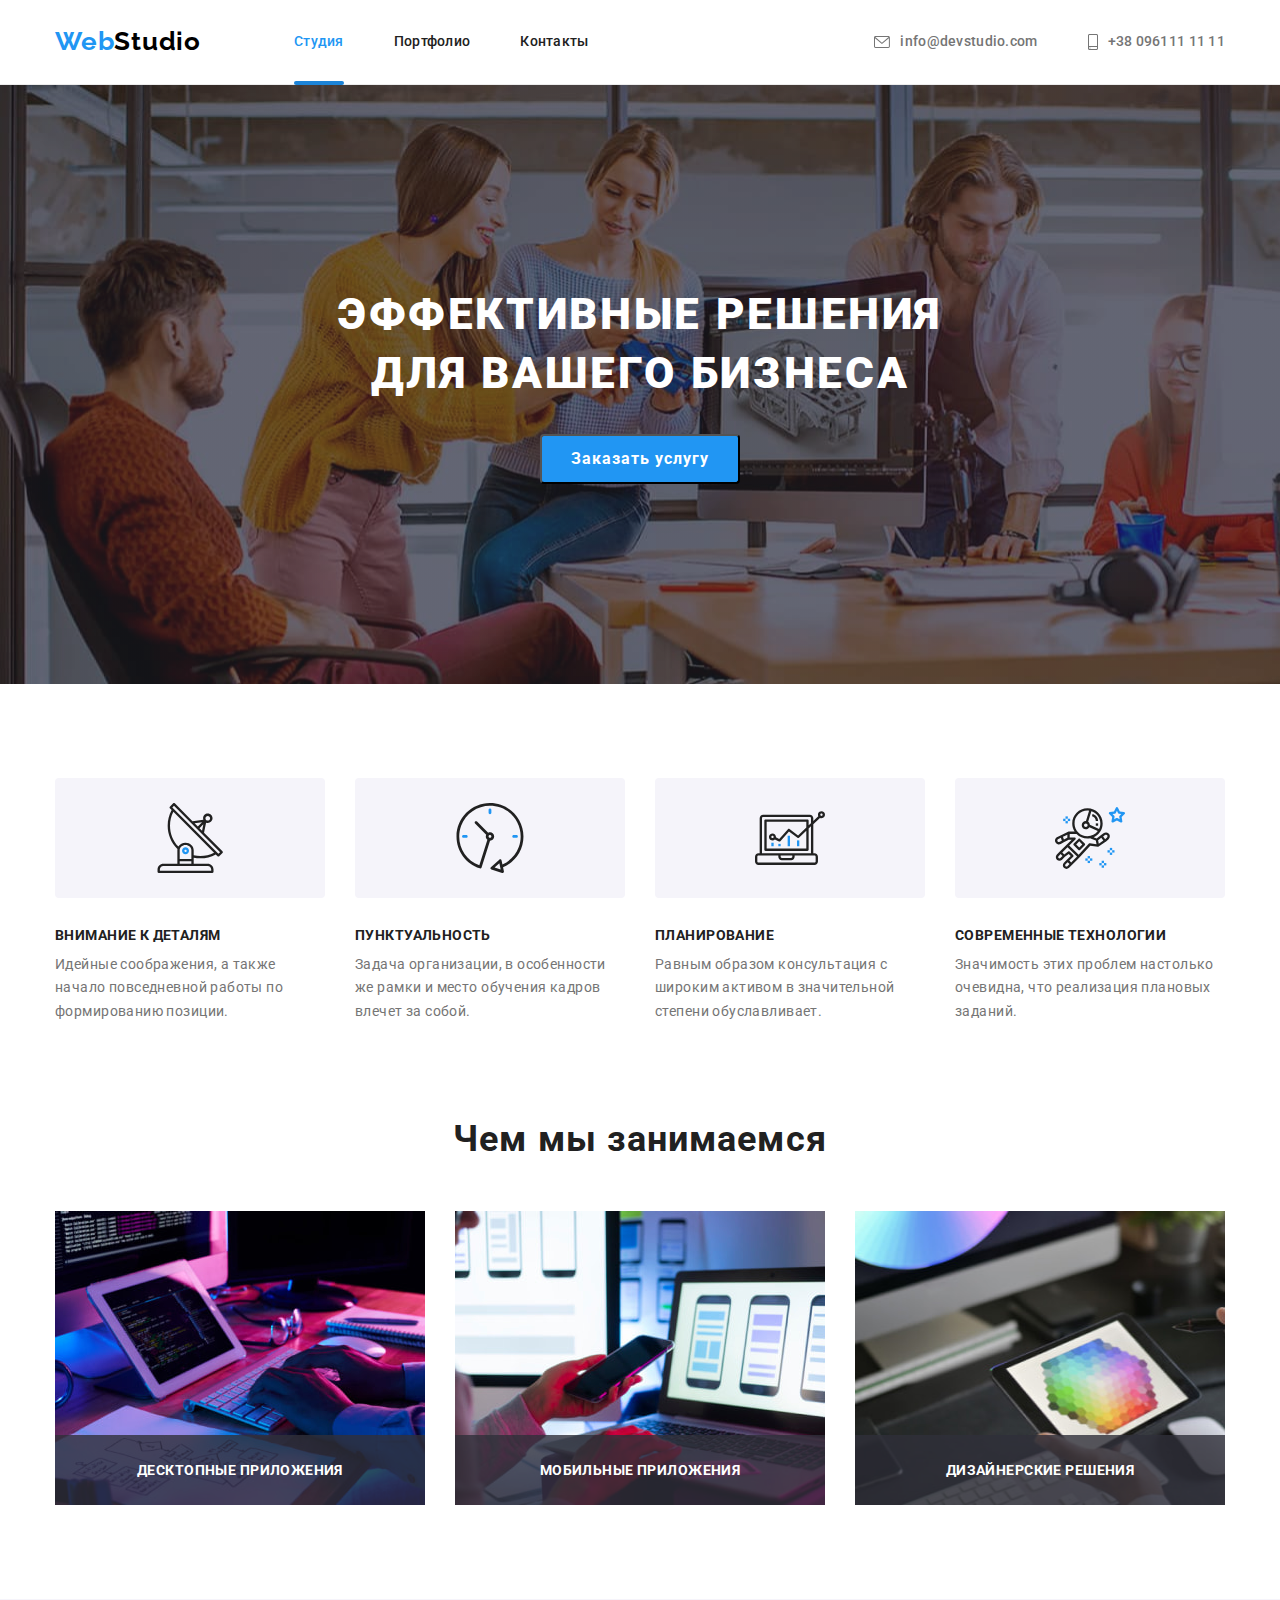
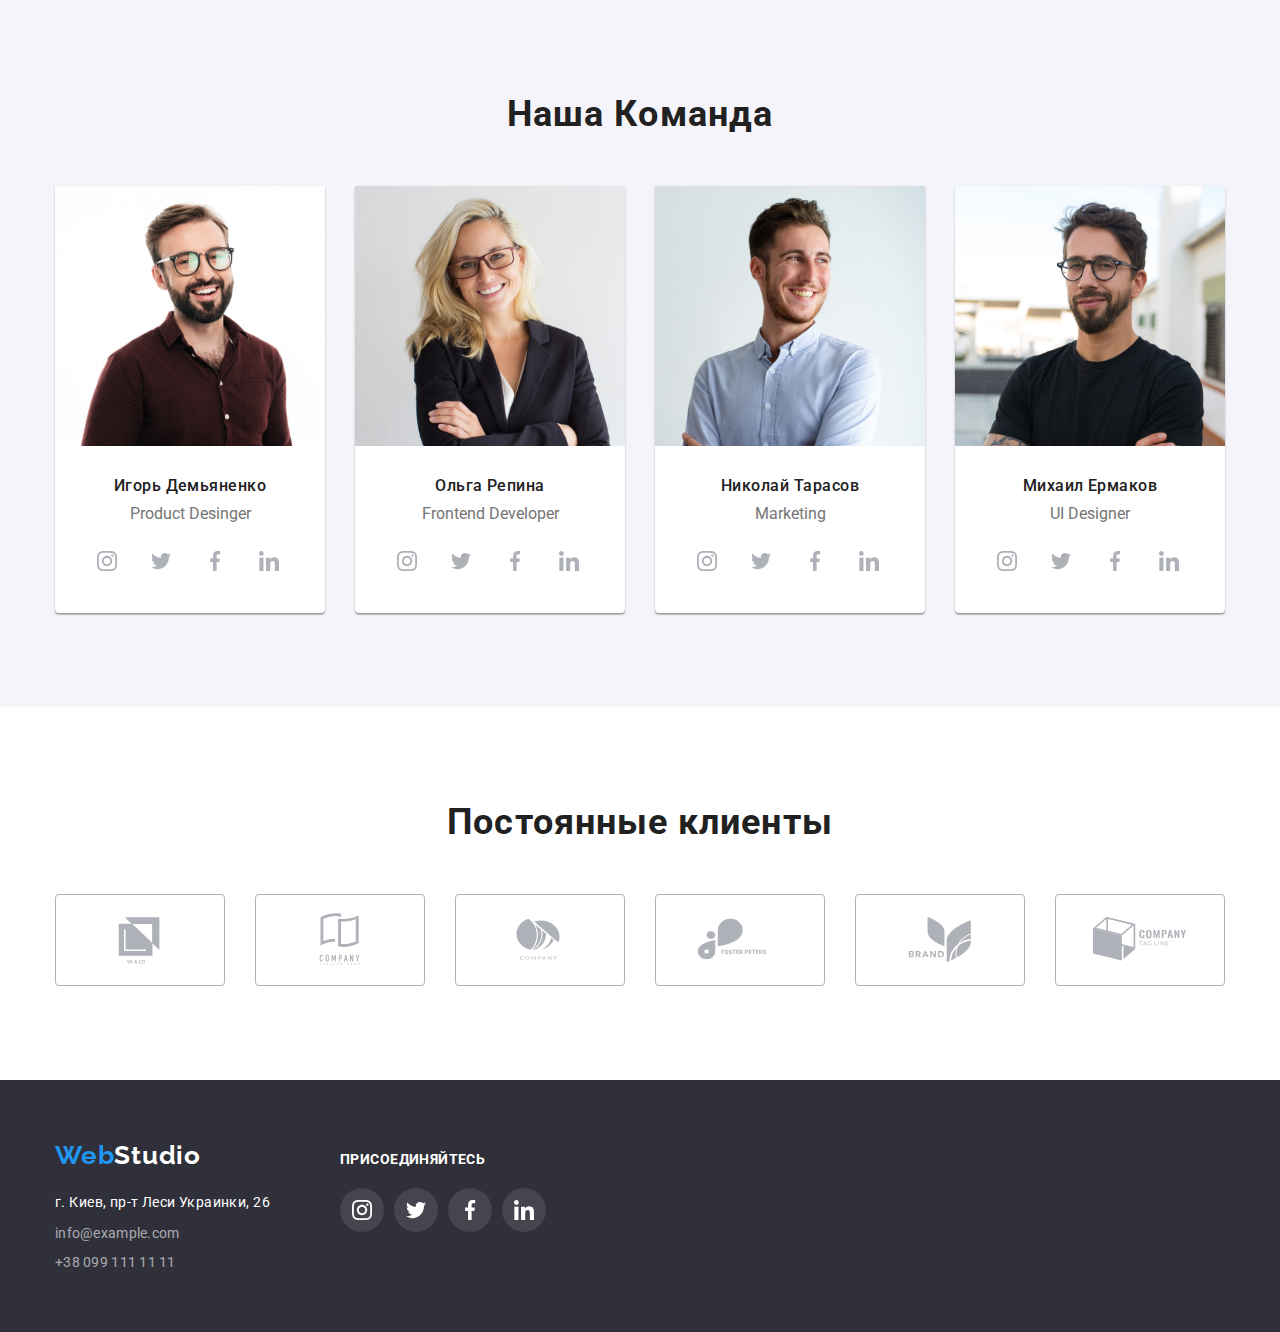
<file: index.html>
<!DOCTYPE html>
<html lang="en">
  <head>
    <meta charset="UTF-8" />
    <meta http-equiv="X-UA-Compatible" content="IE=edge" />
    <meta name="viewport" content="width=device-width, initial-scale=1.0" />
    <title>Студия</title>

    <!-- Стили шрифта -->
    <link
      rel="stylesheet"
      href="https://cdnjs.cloudflare.com/ajax/libs/modern-normalize/1.1.0/modern-normalize.min.css"
    />
    <link rel="preconnect" href="https://fonts.googleapis.com" />
    <link rel="preconnect" href="https://fonts.gstatic.com" crossorigin />
    <link
      href="https://fonts.googleapis.com/css2?family=Raleway:wght@700&family=Roboto:wght@400;500;700;900&display=swap"
      rel="stylesheet"
    />
    <link rel="stylesheet" href="./css/styles.css" />
    <!-- Стили шрифта -->
  </head>
  <body>
    <header class="header">
      <div class="header-box container">
        <a class="website" href="./index.html"
          >Web<span class="web1">Studio</span></a
        >
        <nav class="site-nav">
          <ul class="header-list">
            <li class="header-item">
              <a class="link current" href="./index.html">Студия</a>
            </li>
            <li class="header-item">
              <a class="link" href="./portfolio.html">Портфолио</a>
            </li>
            <li class="header-item">
              <a class="link" href="Контакты">Контакты</a>
            </li>
          </ul>
        </nav>
        <ul class="header-wrapper">
          <li class="header-row">
            <a class="contact-info" href="mailto:info@devstudio.com">
              <svg class="contact-icon" width="16px" height="12px">
                <use href="./images/icons.svg#icon-envelope"></use></svg
              >info@devstudio.com</a
            >
          </li>
          <li class="corection">
            <a class="contact-info" href="tel:+380961111111">
              <svg class="contact-icon" width="10px" height="16px">
                <use href="./images/icons.svg#icon-smartphone"></use>
              </svg>
              +38 096111 11 11</a
            >
          </li>
        </ul>
      </div>
    </header>
    <main>
      <section class="title main-image">
        <h1 class="caption">Эффективные решения для вашего бизнеса</h1>
        <button type="button" class="btn" data-modal-open>
          Заказать услугу
        </button>
      </section>

      <section class="main">
        <div class="container">
          <ul class="main-text">
            <li class="main-content">
              <div class="main-background">
                <svg class="main-pictures">
                  <use href="./images/icons.svg#icon-group"></use>
                </svg>
              </div>
              <h3 class="item">Внимание к деталям</h3>
              <p class="all-txt">
                Идейные соображения, а также начало повседневной работы по
                формированию позиции.
              </p>
            </li>
            <li class="main-content">
              <a class="main-background">
                <svg class="main-pictures">
                  <use href="./images/icons.svg#icon-clock"></use>
                </svg>
              </a>
              <h3 class="item">Пунктуальность</h3>
              <p class="all-txt">
                Задача организации, в особенности же рамки и место обучения
                кадров влечет за собой.
              </p>
            </li>
            <li class="main-content">
              <a class="main-background">
                <svg class="main-pictures">
                  <use href="./images/icons.svg#icon-diagram-1"></use>
                </svg>
              </a>
              <h3 class="item">Планирование</h3>
              <p class="all-txt">
                Равным образом консультация с широким активом в значительной
                степени обуславливает.
              </p>
            </li>
            <li class="main-content">
              <a class="main-background">
                <svg class="main-pictures">
                  <use href="./images/icons.svg#icon-astronaut-1"></use>
                </svg>
              </a>
              <h3 class="item">Современные технологии</h3>
              <p class="all-txt">
                Значимость этих проблем настолько очевидна, что реализация
                плановых заданий.
              </p>
            </li>
          </ul>
        </div>
      </section>
      <section class="section1">
        <div class="container">
          <h2 class="desc">Чем мы занимаемся</h2>
          <ul class="icon">
            <li class="page-skill">
              <div class="context-box">
                <img
                  class="images"
                  src="./images/box1.jpg "
                  width="370"
                  height="294"
                  alt="Пример1"
                />
                <div class="context-txt">
                  <h2 class="join">Десктопные приложения</h2>
                </div>
              </div>
            </li>
            <li class="page-skill">
              <div class="context-box">
                <img
                  src="./images/box2.jpg"
                  width="370"
                  height="294"
                  alt="пример2"
                />
                <div class="context-txt">
                  <h2 class="join">Мобильные приложения</h2>
                </div>
              </div>
            </li>
            <li class="page-skill">
              <div class="context-box">
                <img
                  src="./images/box3.jpg"
                  width="370"
                  height="294"
                  alt="пример3"
                />
                <div class="context-txt">
                  <h2 class="join">Дизайнерские решения</h2>
                </div>
              </div>
            </li>
          </ul>
        </div>
      </section>
      <section class="section soft-info">
        <div class="container">
          <h2 class="desc">Наша Команда</h2>
          <ul class="ul-fon">
            <li class="soft-skill">
              <img
                src="./images/img1.jpg"
                width="270"
                height="260"
                alt="Портфолио1"
              />
              <div class="foto-description">
                <h3 class="name">Игорь Демьяненко</h3>
                <p class="jobs">Product Desinger</p>
                <ul class="link-soc">
                  <li class="link-size">
                    <a href="" class="link-icons">
                      <svg class="link-social">
                        <use href="./images/icons.svg#icon-instagram"></use>
                      </svg>
                    </a>
                  </li>
                  <li class="link-size">
                    <a href="" class="link-icons">
                      <svg class="link-social">
                        <use href="./images/icons.svg#icon-twitter"></use>
                      </svg>
                    </a>
                  </li>
                  <li class="link-size">
                    <a href="" class="link-icons">
                      <svg class="link-social">
                        <use href="./images/icons.svg#icon-facebook"></use>
                      </svg>
                    </a>
                  </li>
                  <li class="link-size">
                    <a href="" class="link-icons">
                      <svg class="link-social">
                        <use href="./images/icons.svg#icon-linkedin"></use>
                      </svg>
                    </a>
                  </li>
                </ul>
              </div>
            </li>
            <li class="soft-skill">
              <img
                src="./images/img.jpg"
                width="270"
                height="260"
                alt="портфолио2"
              />
              <div class="foto-description">
                <h3 class="name">Ольга Репина</h3>
                <p class="jobs">Frontend Developer</p>
                <ul class="link-soc">
                  <li class="link-size">
                    <a href="" class="link-icons">
                      <svg class="link-social">
                        <use href="./images/icons.svg#icon-instagram"></use>
                      </svg>
                    </a>
                  </li>
                  <li class="link-size">
                    <a href="" class="link-icons">
                      <svg class="link-social">
                        <use href="./images/icons.svg#icon-twitter"></use>
                      </svg>
                    </a>
                  </li>
                  <li class="link-size">
                    <a href="" class="link-icons">
                      <svg class="link-social">
                        <use href="./images/icons.svg#icon-facebook"></use>
                      </svg>
                    </a>
                  </li>
                  <li class="link-size">
                    <a href="" class="link-icons">
                      <svg class="link-social">
                        <use href="./images/icons.svg#icon-linkedin"></use>
                      </svg>
                    </a>
                  </li>
                </ul>
              </div>
            </li>
            <li class="soft-skill">
              <img
                src="./images/img2.jpg"
                width="270"
                height="260"
                alt="Портфолио3"
              />
              <div class="foto-description">
                <h3 class="name">Николай Тарасов</h3>
                <p class="jobs">Marketing</p>
                <ul class="link-soc">
                  <li class="link-size">
                    <a href="" class="link-icons">
                      <svg class="link-social">
                        <use href="./images/icons.svg#icon-instagram"></use>
                      </svg>
                    </a>
                  </li>
                  <li class="link-size">
                    <a href="" class="link-icons">
                      <svg class="link-social">
                        <use href="./images/icons.svg#icon-twitter"></use>
                      </svg>
                    </a>
                  </li>
                  <li class="link-size">
                    <a href="" class="link-icons">
                      <svg class="link-social">
                        <use href="./images/icons.svg#icon-facebook"></use>
                      </svg>
                    </a>
                  </li>
                  <li class="link-size">
                    <a href="" class="link-icons">
                      <svg class="link-social">
                        <use href="./images/icons.svg#icon-linkedin"></use>
                      </svg>
                    </a>
                  </li>
                </ul>
              </div>
            </li>
            <li class="soft-skill">
              <img
                src="./images/img3.jpg"
                width="270"
                height="260"
                alt="портфолио4"
              />
              <div class="foto-description">
                <h3 class="name">Михаил Ермакoв</h3>
                <p class="jobs">UI Designer</p>
                <ul class="link-soc">
                  <li class="link-size">
                    <a href="" class="link-icons">
                      <svg class="link-social">
                        <use href="./images/icons.svg#icon-instagram"></use>
                      </svg>
                    </a>
                  </li>
                  <li class="link-size">
                    <a href="" class="link-icons">
                      <svg class="link-social">
                        <use href="./images/icons.svg#icon-twitter"></use>
                      </svg>
                    </a>
                  </li>
                  <li class="link-size">
                    <a href="" class="link-icons">
                      <svg class="link-social">
                        <use href="./images/icons.svg#icon-facebook"></use>
                      </svg>
                    </a>
                  </li>
                  <li class="link-size">
                    <a href="" class="link-icons">
                      <svg class="link-social">
                        <use href="./images/icons.svg#icon-linkedin"></use>
                      </svg>
                    </a>
                  </li>
                </ul>
              </div>
            </li>
          </ul>
        </div>
      </section>
      <section class="cliens">
        <div class="container">
          <h2 class="desc">Постоянные клиенты</h2>
          <ul class="company">
            <li class="company-size">
              <a class="company-format">
                <svg class="compamy-setting">
                  <use href="./images/icons.svg#icon-company1"></use></svg
              ></a>
            </li>
            <li class="company-size">
              <a class="company-format"
                ><svg class="compamy-setting">
                  <use href="./images/icons.svg#icon-company2"></use>
                </svg>
              </a>
            </li>
            <li class="company-size">
              <a class="company-format"
                ><svg class="compamy-setting">
                  <use href="./images/icons.svg#icon-company3"></use></svg
              ></a>
            </li>
            <li class="company-size">
              <a class="company-format"
                ><svg class="compamy-setting">
                  <use href="./images/icons.svg#icon-company4"></use></svg
              ></a>
            </li>
            <li class="company-size">
              <a class="company-format"
                ><svg class="compamy-setting">
                  <use href="./images/icons.svg#icon-company5"></use></svg
              ></a>
            </li>
            <li class="company-size">
              <a class="company-format">
                <svg class="compamy-setting">
                  <use href="./images/icons.svg#icon-company6"></use></svg
              ></a>
            </li>
          </ul>
        </div>
      </section>
    </main>
    <footer class="background">
      <div class="footer-container">
        <div class="footer">
          <a class="website" href="./index.html"
            >Web<span class="web">Studio</span></a
          >

          <address class="adress">
            <p class="location">г. Киев, пр-т Леси Украинки, 26</p>
            <ul class="adress-item">
              <li class="adress-txt">
                <a class="contact-down-info" href="mailto:info@example.com">
                  info@example.com</a
                >
              </li>
              <li class="adress-txt">
                <a class="contact-down-info" href="tel:+380991111111">
                  +38 099 111 11 11</a
                >
              </li>
            </ul>
          </address>
        </div>
        <div class="footer-join">
          <h2 class="join">Присоединяйтесь</h2>
          <ul class="footer-links">
            <li class="footer-box">
              <a href="" class="footer-join-link">
                <svg class="link-join-logo">
                  <use href="./images/icons.svg#icon-instagram"></use></svg
              ></a>
            </li>
            <li class="footer-box">
              <a href="" class="footer-join-link">
                <svg class="link-join-logo">
                  <use href="./images/icons.svg#icon-twitter"></use></svg
              ></a>
            </li>
            <li class="footer-box">
              <a href="" class="footer-join-link">
                <svg class="link-join-logo">
                  <use href="./images/icons.svg#icon-facebook"></use></svg
              ></a>
            </li>
            <li class="footer-box">
              <a href="" class="footer-join-link">
                <svg class="link-join-logo">
                  <use href="./images/icons.svg#icon-linkedin"></use></svg
              ></a>
            </li>
          </ul>
        </div>
      </div>
    </footer>

    <div class="backdrop is-hidden" data-modal>
      <div class="modal">
        <button data-modal-close type="button" class="exit-btn"></button>
      </div>
    </div>
    <script src="modal.js"></script>
  </body>
  <!--  -->
</html>
</file>
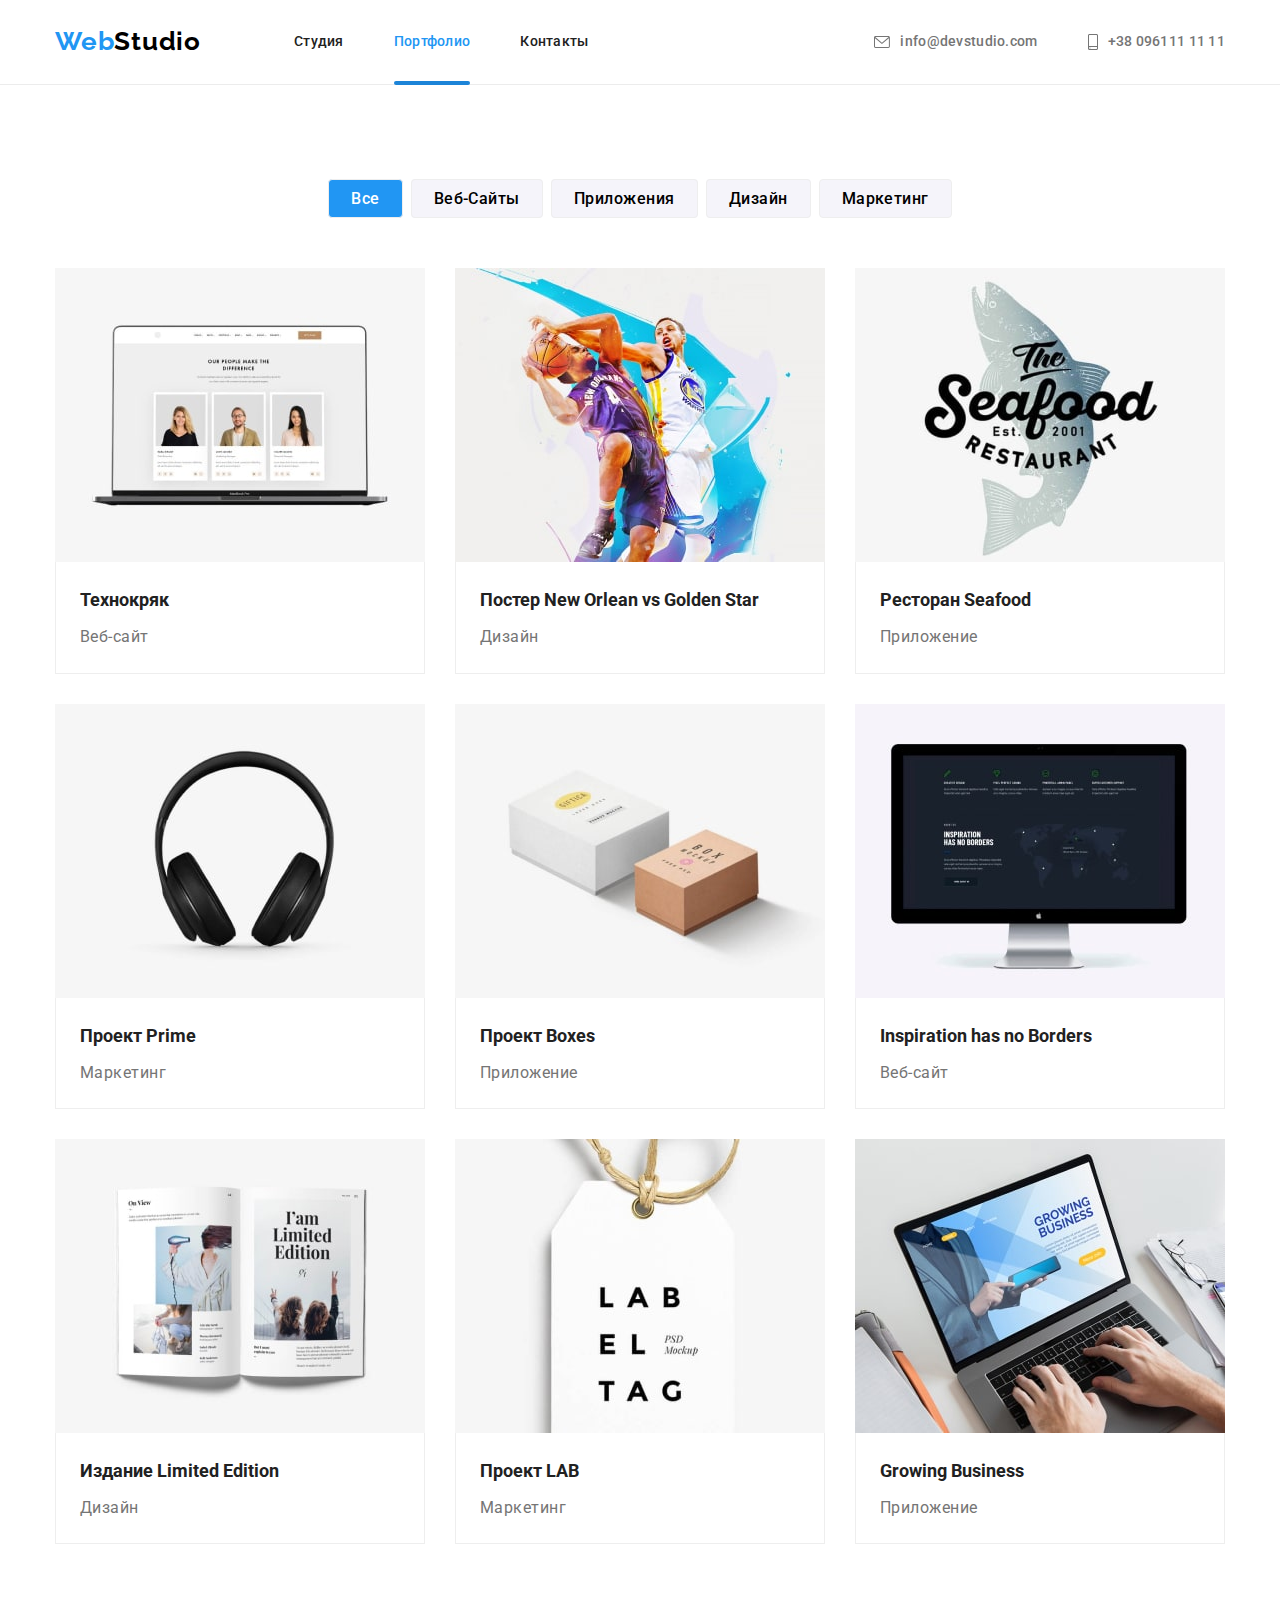
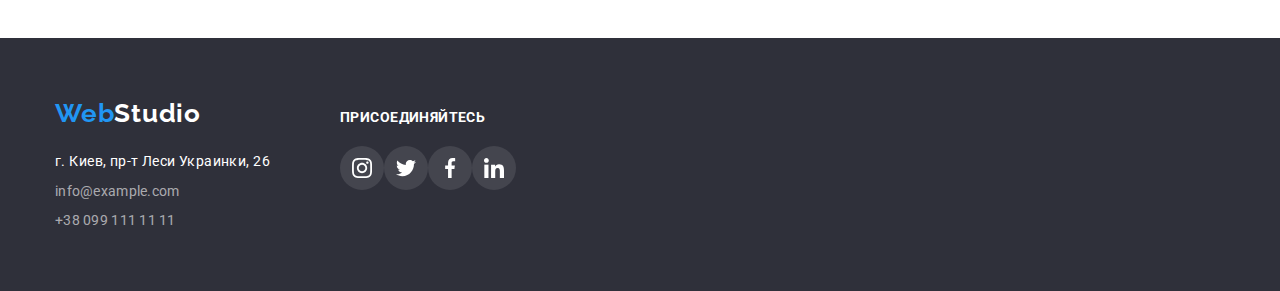
<file: portfolio.html>
<!DOCTYPE html>
<html lang="en">
  <head>
    <meta charset="UTF-8" />
    <meta http-equiv="X-UA-Compatible" content="IE=edge" />
    <meta name="viewport" content="width=device-width, initial-scale=1.0" />
    <title>Портфолио</title>

    <!-- Стиль Шрифта -->
    <link
      rel="stylesheet"
      href="https://cdnjs.cloudflare.com/ajax/libs/modern-normalize/1.1.0/modern-normalize.min.css"
    />
    <link rel="preconnect" href="https://fonts.googleapis.com" />
    <link rel="preconnect" href="https://fonts.gstatic.com" crossorigin />
    <link
      href="https://fonts.googleapis.com/css2?family=Raleway:wght@700&family=Roboto:wght@400;500;700;900&display=swap"
      rel="stylesheet"
    />
    <link rel="stylesheet" href="./css/styles.css" />
    <!-- Стиль шрифта -->
  </head>
  <body>
    <header class="header">
      <div class="header-box container">
        <a class="website" href="./index.html"
          >Web<span class="web1">Studio</span></a
        >
        <nav class="site-nav">
          <ul class="header-list">
            <li class="header-item">
              <a class="link" href="./index.html">Студия</a>
            </li>
            <li class="header-item">
              <a class="link current" href="./portfolio.html">Портфолио</a>
            </li>
            <li class="header-item">
              <a class="link" href="Контакты">Контакты</a>
            </li>
          </ul>
        </nav>
        <ul class="header-wrapper">
          <li class="header-row">
            <a class="contact-info" href="mailto:info@devstudio.com">
              <svg class="contact-icon" width="16px" height="12px">
                <use href="./images/icons.svg#icon-envelope"></use></svg
              >info@devstudio.com</a
            >
          </li>
          <li class="corection">
            <a class="contact-info" href="tel:+380961111111">
              <svg class="contact-icon" width="10px" height="16px">
                <use href="./images/icons.svg#icon-smartphone"></use>
              </svg>
              +38 096111 11 11</a
            >
          </li>
        </ul>
      </div>
    </header>
    <main class="main-foto">
      <section class="main-container">
        <div class="container">
          <ul class="portfolio-button">
            <li class="prtf-marg">
              <button type="button" class="services-txt current">Все</button>
            </li>

            <li class="prtf-marg">
              <button type="button" class="services-txt">Веб-Сайты</button>
            </li>
            <li class="prtf-marg">
              <button type="button" class="services-txt">Приложения</button>
            </li>
            <li class="prtf-marg">
              <button type="button" class="services-txt">Дизайн</button>
            </li>
            <li>
              <button type="button" class="services-txt">Маркетинг</button>
            </li>
          </ul>

          <ul class="txt-info">
            <li class="porfolion-item">
              <a class="portfolion-cart" href="">
                <div class="owerlay-thumb">
                  <img
                    class="portfolio-foto"
                    src="./imagesporfolio/img.jpg"
                    width="370"
                    height="294"
                    alt="технокряк"
                  />
                  <p class="owerlay-txt">
                    Ресурс предлагает комплексные предложения с разным уровнем
                    функционала и сервисов. Все это позволит посетителю получить
                    исчерпывающие сведения о компании или частном лице.
                  </p>
                </div>

                <div class="item-description">
                  <h2 class="info info-txt">Технокряк</h2>
                  <p class="txt-sentence info-txt">Веб-сайт</p>
                </div></a
              >
            </li>

            <li class="porfolion-item">
              <a class="portfolion-cart" href=""
                ><div class="owerlay-thumb">
                  <img
                    class="portfolio-foto"
                    src="./imagesporfolio/basket.jpg"
                    width="370"
                    height="294"
                    alt="Постер"
                  />
                  <p class="owerlay-txt">
                    Ресурс предлагает комплексные предложения с разным уровнем
                    функционала и сервисов. Все это позволит посетителю получить
                    исчерпывающие сведения о компании или частном лице.
                  </p>
                </div>
                <div class="item-description">
                  <h2 class="info info-txt">
                    Постер New Orlean vs Golden Star
                  </h2>
                  <p class="txt-sentence info-txt">Дизайн</p>
                </div></a
              >
            </li>

            <li class="porfolion-item">
              <a class="portfolion-cart" href=""
                ><div class="owerlay-thumb">
                  <img
                    class="portfolio-foto"
                    src="./imagesporfolio/seafood.jpg"
                    width="370"
                    height="294"
                    alt="Ресторан Seafood"
                  />
                  <p class="owerlay-txt">
                    Ресурс предлагает комплексные предложения с разным уровнем
                    функционала и сервисов. Все это позволит посетителю получить
                    исчерпывающие сведения о компании или частном лице.
                  </p>
                </div>
                <div class="item-description">
                  <h2 class="info info-txt">Ресторан Seafood</h2>
                  <p class="txt-sentence info-txt">Приложение</p>
                </div></a
              >
            </li>

            <li class="porfolion-item">
              <a class="portfolion-cart" href="">
                <div class="owerlay-thumb">
                  <img
                    class="portfolio-foto"
                    src="./imagesporfolio/headphones.jpg"
                    alt="Проект Prime"
                    width="370"
                    height="294"
                  />
                  <p class="owerlay-txt">
                    Ресурс предлагает комплексные предложения с разным уровнем
                    функционала и сервисов. Все это позволит посетителю получить
                    исчерпывающие сведения о компании или частном лице.
                  </p>
                </div>
                <div class="item-description">
                  <h2 class="info info-txt">Проект Prime</h2>
                  <p class="txt-sentence info-txt">Маркетинг</p>
                </div></a
              >
            </li>

            <li class="porfolion-item">
              <a class="portfolion-cart" href="">
                <div class="owerlay-thumb">
                  <img
                    class="portfolio-foto"
                    src="./imagesporfolio/img4.jpg"
                    width="370"
                    height="294"
                    alt="Проект Boxes"
                  />
                  <p class="owerlay-txt">
                    Ресурс предлагает комплексные предложения с разным уровнем
                    функционала и сервисов. Все это позволит посетителю получить
                    исчерпывающие сведения о компании или частном лице.
                  </p>
                </div>
                <div class="item-description">
                  <h2 class="info info-txt">Проект Boxes</h2>
                  <p class="txt-sentence info-txt">Приложение</p>
                </div></a
              >
            </li>

            <li class="porfolion-item">
              <a class="portfolion-cart" href="">
                <div class="owerlay-thumb">
                  <img
                    class="portfolio-foto"
                    src="./imagesporfolio/pk.jpg"
                    width="370"
                    height="294"
                    alt="Inspiration has no Borders"
                  />
                  <p class="owerlay-txt">
                    Ресурс предлагает комплексные предложения с разным уровнем
                    функционала и сервисов. Все это позволит посетителю получить
                    исчерпывающие сведения о компании или частном лице.
                  </p>
                </div>
                <div class="item-description">
                  <h2 class="info info-txt">Inspiration has no Borders</h2>
                  <p class="txt-sentence info-txt">Веб-сайт</p>
                </div></a
              >
            </li>

            <li class="porfolion-item">
              <a class="portfolion-cart" href=""
                ><div class="owerlay-thumb">
                  <img
                    class="portfolio-foto"
                    src="./imagesporfolio/img6.jpg"
                    width="370"
                    height="294"
                    alt="Издание Limited Edition"
                  />
                  <p class="owerlay-txt">
                    Ресурс предлагает комплексные предложения с разным уровнем
                    функционала и сервисов. Все это позволит посетителю получить
                    исчерпывающие сведения о компании или частном лице.
                  </p>
                </div>
                <div class="item-description">
                  <h2 class="info info-txt">Издание Limited Edition</h2>
                  <p class="txt-sentence info-txt">Дизайн</p>
                </div></a
              >
            </li>

            <li class="porfolion-item">
              <a class="portfolion-cart" href="">
                <div class="owerlay-thumb">
                  <img
                    class="portfolio-foto"
                    src="./imagesporfolio/img7.jpg"
                    width="370"
                    height="294"
                    alt="Проект LAB"
                  />
                  <p class="owerlay-txt">
                    Ресурс предлагает комплексные предложения с разным уровнем
                    функционала и сервисов. Все это позволит посетителю получить
                    исчерпывающие сведения о компании или частном лице.
                  </p>
                </div>
                <div class="item-description">
                  <h2 class="info info-txt">Проект LAB</h2>
                  <p class="txt-sentence info-txt">Маркетинг</p>
                </div></a
              >
            </li>

            <li class="porfolion-item">
              <a class="portfolion-cart" href="">
                <div class="owerlay-thumb">
                  <img
                    class="portfolio-foto"
                    src="./imagesporfolio/pk2.jpg"
                    width="370"
                    height="294"
                    alt="Growing Business"
                  />
                  <p class="owerlay-txt">
                    Ресурс предлагает комплексные предложения с разным уровнем
                    функционала и сервисов. Все это позволит посетителю получить
                    исчерпывающие сведения о компании или частном лице.
                  </p>
                </div>
                <div class="item-description">
                  <h2 class="info info-txt">Growing Business</h2>
                  <p class="txt-sentence info-txt">Приложение</p>
                </div></a
              >
            </li>
          </ul>
        </div>
      </section>
    </main>
    <footer class="background">
      <div class="footer-container">
        <div class="footer">
          <a href="" class="website" href="./index.html"
            >Web<span class="web">Studio</span></a
          >

          <address class="adress">
            <p class="location">г. Киев, пр-т Леси Украинки, 26</p>
            <ul class="adress-item">
              <li class="adress-txt">
                <a
                  href=""
                  class="contact-down-info"
                  href="mailto:info@example.com"
                >
                  info@example.com</a
                >
              </li>
              <li class="adress-txt">
                <a href="" class="contact-down-info" href="tel:+380991111111">
                  +38 099 111 11 11</a
                >
              </li>
            </ul>
          </address>
        </div>
        <div class="footer-join">
          <h2 class="join">Присоединяйтесь</h2>
          <ul class="footer-links">
            <li>
              <a href="" class="footer-join-link">
                <svg class="link-join-logo">
                  <use href="./images/icons.svg#icon-instagram"></use></svg
              ></a>
            </li>
            <li>
              <a href="" class="footer-join-link">
                <svg class="link-join-logo">
                  <use href="./images/icons.svg#icon-twitter"></use></svg
              ></a>
            </li>
            <li>
              <a href="" class="footer-join-link">
                <svg class="link-join-logo">
                  <use href="./images/icons.svg#icon-facebook"></use></svg
              ></a>
            </li>
            <li>
              <a href="" class="footer-join-link">
                <svg class="link-join-logo">
                  <use href="./images/icons.svg#icon-linkedin"></use></svg
              ></a>
            </li>
          </ul>
        </div>
      </div>
    </footer>
  </body>
  <!--  -->
</html>
</file>
<file: css/styles.css>
/* font-family: 'Raleway', sans-serif;
font-family: 'Roboto', sans-serif;
/* #212121 
   #757575   */
:root {
  --font-style: 'Roboto', sans-serif;
  --second-style: 'Raleway', sans-serif;
  --second-font-weight: 700;
  --font-weight: 400;
  --main-color: #757575;
  --second-color: #212121;
  --color-blue: #2196f3;
  --color-white: #ffffff;
  --transition-timing-func: cubic-bezier(0.4, 0, 0.2, 1);
  --shadow-item: 0px 1px 1px rgba(0, 0, 0, 0.12),
    0px 4px 4px rgba(0, 0, 0, 0.06), 1px 4px 6px rgba(0, 0, 0, 0.16);
}
body {
  font-family: var(--font-style);
  font-weight: var(--font-weight);
  color: var(--main-color);
}
h1,
h2,
h3,
h4,
p,
ul,
body {
  margin: 0px;
  padding: 0px;
}
img {
  display: block;
}
ul {
  list-style-type: none;
}
a {
  text-decoration: none;
}
.main-image {
  background-image: linear-gradient(
      to right,
      rgba(47, 48, 58, 0.4),
      rgba(47, 48, 58, 0.4)
    ),
    url(../images/background.jpg);
  background-color: var(--main-color);
}
.title {
  max-width: 1600px;
  padding-top: 200px;
  padding-bottom: 200px;
  margin-left: auto;
  margin-right: auto;
}

.caption {
  font-weight: 900;
  font-size: 44px;
  line-height: 1.36;
  text-align: center;
  letter-spacing: 0.06em;
  text-transform: uppercase;
  color: var(--color-white);

  max-width: 696px;

  margin: auto;
}
.all-txt {
  font-weight: var(--font-weight);
  font-size: 14px;
  line-height: 1.7;
  /* or 171% */

  letter-spacing: 0.03em;

  color: var(--main-color);
}
.item {
  text-transform: uppercase;
  font-weight: var(--second-font-weight);
  font-size: 14px;
  line-height: 1.1;
  letter-spacing: 0.03em;
  margin-bottom: 9px;
  color: var(--second-color);
}
.desc {
  font-weight: var(--second-font-weight);
  font-size: 36px;
  line-height: 1.2;
  text-align: center;
  letter-spacing: 0.03em;

  margin-bottom: 50px;
  color: var(--second-color);
}
.ul-fon {
  background: #f5f4fa;
  display: flex;
}
.soft-info {
  background: #f5f4fa;
  padding-top: 94px;
  padding-bottom: 94px;
}

.name {
  font-weight: 500;
  font-size: 16px;
  line-height: 1.2;
  text-align: center;
  letter-spacing: 0.03em;
  margin-bottom: 9px;
  color: var(--second-color);
}
.jobs {
  text-align: center;
}
.btn {
  font-weight: 700;
  font-size: 16px;
  line-height: 1.6;
  text-align: center;
  display: block;

  letter-spacing: 0.06em;
  background: var(--color-blue);
  color: var(--color-white);
  border-radius: 4px;
  margin-left: auto;
  margin-right: auto;
  margin-top: 30px;
  width: 200px;
  height: 50px;
  transition: background-color 250ms var(--transition-timing-func),
    box-shadow 250ms var(--transition-timing-func);

  cursor: pointer;
}
.btn:hover {
  background: #1c84d8;
}
.btn:focus {
  background: #1c84d8;
}
.services {
  width: 1200px;
  padding-left: 15px;
  padding-right: 15px;
  margin-right: auto;
  margin-left: auto;
  box-sizing: border-box;
}
.services-txt:hover {
  background: var(--color-blue);
  color: var(--color-white);
  box-shadow: 0px 3px 1px rgba(0, 0, 0, 0.1), 0px 1px 2px rgba(0, 0, 0, 0.08),
    0px 2px 2px rgba(0, 0, 0, 0.12);
  border-color: var(--color-blue);
}
.services-txt:focus {
  color: var(--color-white);
  background: var(--color-blue);
  box-shadow: 0px 3px 1px rgba(0, 0, 0, 0.1), 0px 1px 2px rgba(0, 0, 0, 0.08),
    0px 2px 2px rgba(0, 0, 0, 0.12);
  border-color: var(--color-blue);
}
.services-txt {
  background-color: #f5f4fa;
  font-family: var(--font-style);
  font-weight: 500;
  font-size: 16px;
  line-height: 1.6;
  text-align: center;
  letter-spacing: 0.03em;
  border-radius: 4px;
  cursor: pointer;
  padding: 6px 22px;
  border: 1px solid #eeeeee;
  transition: background-color 250ms var(--transition-timing-func),
    box-shadow 250ms var(--transition-timing-func),
    color 250ms var(--transition-timing-func),
    border 250ms var(--transition-timing-func);
}
.services-txt.current {
  background-color: var(--color-blue);
  color: var(--color-white);
}

.txt-info {
  background: #ffffff;

  box-sizing: border-box;
  display: flex;
  flex-wrap: wrap;

  margin-left: -30px;
  margin-top: -30px;
  flex-basis: calc(100% / 3 - 30px);
}

.info {
  font-weight: var(--second-font-weight);
  font-size: 18px;
  line-height: 2;
  margin-bottom: 4px;
  color: var(--second-color);
}

.txt-sentence {
  font-weight: var(--font-weight);
  font-size: 16px;
  line-height: 1.9;

  letter-spacing: 0.03em;

  color: var(--main-color);
}
a {
  text-decoration: none;
}
.link {
  position: relative;
  text-decoration: none;
  font-weight: 500;
  font-size: 14px;
  line-height: 1.1;
  letter-spacing: 0.02em;

  color: var(--second-color);
  display: block;
  padding-top: 32px;
  padding-bottom: 32px;

  transition: color 250ms cubic-bezier(0.4, 0, 0.2, 1);
}

.link:focus {
  color: #2196f3;
}
.link:hover {
  color: var(--color-blue);
}
link:active {
  color: #2196f3;
}
.link.current::before {
  position: absolute;
  bottom: -4%;
  content: '';

  display: inline-block;
  background-color: #1c84d8;
  color: var(--color-blue);
  border-radius: 2px;
  width: 100%;
  height: 4px;
}
.link.current {
  color: var(--color-blue);
}
.contact-info {
  display: inline-flex;
  font-weight: 500;
  font-size: 14px;
  line-height: 1.4;
  letter-spacing: 0.02em;
  color: var(--main-color);
  padding-top: 32px;
  padding-bottom: 32px;
  align-items: center;
  transition: color 250ms cubic-bezier(0.4, 0, 0.2, 1);
}
.corection {
  margin-left: 50px;
}

.contact-info:hover,
.contact-info:active {
  color: var(--color-blue);
}
.owerlay-txt {
  position: absolute;
  top: 0;
  left: 0;
  display: flex;
  width: 100%;
  height: 100%;
  align-items: center;
  justify-content: center;
  font-family: var(--font-style);
  font-weight: var(--font-weight);
  font-size: 18px;
  line-height: 1.55;
  letter-spacing: 0.03em;
  padding: 63px 24px;
  color: var(--color-white);
  background-color: rgba(33, 150, 243, 0.9);
  transform: translateY(100%);
  transition: transform 250ms var(--transition-timing-func);
}
.owerlay-thumb {
  position: relative;
  overflow: hidden;
}
.portfolion-cart:hover .owerlay-txt {
  transform: translateY(0%);
}
.location {
  font-family: var(--font-style);
  font-weight: var(--font-weight);
  font-size: 14px;
  line-height: 1.7;
  letter-spacing: 0.03em;
  margin-bottom: 9px;
  color: var(--color-white);
}
.background {
  background: #2f303a;
  padding-top: 60px;
  padding-bottom: 60px;
}

.adress {
  font-style: normal;
  margin-top: 20px;
}
.adress-item {
  margin-bottom: 9px;
}
.adress-item:last-child {
  margin-bottom: 0px;
}
.adress-txt {
  margin-bottom: 9px;
}
.adress-txt:last-child {
  margin-bottom: 0px;
}
.website {
  font-family: var(--second-style);

  font-weight: 700;
  font-size: 26px;
  line-height: 1.2;

  letter-spacing: 0.03em;

  color: var(--color-blue);
}
.web {
  font-family: var(--second-style);
  text-decoration: none;
  font-weight: 700;
  font-size: 26px;
  line-height: 0.8;

  letter-spacing: 0.03em;

  color: var(--color-white);
}
.web1 {
  font-family: var(--second-style);
  text-decoration: none;
  font-weight: 700;
  font-size: 26px;
  line-height: 1.2;

  letter-spacing: 0.03em;

  color: #000000;
}
.contact-down-info {
  font-weight: 400;
  font-size: 14px;
  line-height: 1.4;
  letter-spacing: 0.02em;

  color: rgba(255, 255, 255, 0.6);
  transition: color 250ms cubic-bezier(0.4, 0, 0.2, 1);
}

.contact-down-info:hover {
  color: var(--color-blue);
}
.contact-down-info:active {
  color: var(--color-blue);
}

/* End */
/* Визуализация */
.container {
  width: 1200px;
  padding-left: 15px;
  padding-right: 15px;
  margin-right: auto;
  margin-left: auto;
}
.header {
  border-bottom: 1px solid #ececec;
}

.header-container {
  padding-left: 15px;
  padding-right: 15px;
  margin-right: auto;
  margin-left: auto;
}
.header-box {
  align-items: center;

  display: flex;
}
.site-nav {
  margin-left: 93px;
}
.header-wrapper {
  display: flex;
  align-items: center;
  margin-left: auto;
}
.header-row {
  margin-left: auto;
}
.contact-icon {
  margin-right: 10px;
  cursor: pointer;
  fill: currentColor;
}

.header-list {
  display: flex;
  align-items: center;
}

.header-link {
  display: flex;
  align-items: center;
}
.header-item {
  position: relative;
  margin-right: 50px;
}
.header-item:last-child {
  margin-right: 0px;
}
.main {
  padding-top: 94px;
  padding-bottom: 94px;
}
.main-text {
  display: flex;
}
.main-background {
  align-items: center;
  justify-content: center;
  width: 270px;
  height: 120px;
  display: flex;
  background: #f5f4fa;
  border-radius: 4px;
  margin-bottom: 30px;
}
.main-pictures {
  width: 70px;
  height: 70px;
}

.main-content {
  width: 270px;
  margin-right: 30px;
}
.main-content:last-child {
  margin-right: 0px;
}

.icon {
  display: flex;
}

.soft-skill:not(:last-child) {
  margin-right: 30px;
}
.soft-skill {
  background: #ffffff;

  box-shadow: 0px 1px 3px rgba(0, 0, 0, 0.12), 0px 1px 1px rgba(0, 0, 0, 0.14),
    0px 2px 1px rgba(0, 0, 0, 0.2);
  border-radius: 0px 0px 4px 4px;
}
.page-skill {
  flex-basis: calc(100% / 3 - 30px);
}
.context-box {
  position: relative;
}
.context-txt {
  position: absolute;
  left: 0;
  bottom: 0;
  width: 370px;
  height: 70px;
  background: rgba(47, 48, 58, 0.8);
  display: flex;
  justify-content: center;
  align-items: center;
}
.page-skill:not(:first-child) {
  margin-left: 30px;
}

.footer-join {
  margin-left: 70px;
}
.footer-links {
  display: flex;
  margin-top: 20px;
}
.link-join-logo {
  width: 20px;
  height: 20px;
  display: block;
  fill: var(--color-white);
}
.footer-join-link {
  display: flex;
  justify-content: center;
  align-items: center;
  width: 44px;
  height: 44px;
  background: rgba(255, 255, 255, 0.1);
  border-radius: 50%;
  cursor: pointer;
  transition: background-color 250ms var(--transition-timing-func);
}

.footer-box {
  margin-right: 10px;
}
.footer-box:nth-child(4) {
  margin-right: 0px;
}
.footer-join-link:hover {
  background-color: var(--color-blue);
}
.footer-join-link:active {
  background-color: var(--color-blue);
}
.join {
  font-family: var(--font-style);

  font-weight: var(--second-font-weight);
  font-size: 14px;
  line-height: 1.1;
  letter-spacing: 0.03em;
  text-transform: uppercase;

  color: var(--color-white);
}
.footer-container {
  width: 1200px;
  padding-left: 15px;
  padding-right: 15px;
  margin-right: auto;
  margin-left: auto;
  display: flex;
  align-items: baseline;
}
/* Стилизация портфолио */

.portfolio-button {
  display: flex;
  justify-content: center;

  margin-bottom: 50px;
}

.main-container {
  padding-top: 94px;
  padding-bottom: 94px;
}
.prtf-marg {
  background: #f5f4fa;
  border-radius: 4px;
  margin-right: 8px;
  cursor: pointer;
}

.prtf-marg:not(:last-child) {
  margin-right: 8px;
}
.porfolion-item {
  margin-left: 30px;
  margin-top: 30px;
  flex-basis: calc((100% - 90px) / 3);
  transition: box-shadow 250ms var(--transition-timing-func);
}

.portfolion-cart {
  display: block;
  transition: box-shadow 250ms var(--transition-timing-func);
}
.porfolion-item:hover,
.porfolion-item:focus {
  box-shadow: var(--shadow-item);
}

.link-social {
  width: 20px;
  height: 20px;

  cursor: pointer;
}

.link-soc {
  display: flex;

  margin-top: 16px;
  width: 206px;
  height: 44px;
}
.link-icons {
  display: flex;
  align-items: center;
  justify-content: center;
  width: 44px;
  height: 44px;
  border-radius: 50%;
  fill: #afb1b8;
  transition: background-color 250ms var(--transition-timing-func),
    fill 250ms var(--transition-timing-func);
}

.link-icons:focus,
.link-icons:hover {
  background-color: var(--color-blue);
  fill: var(--color-white);
}

.link-size {
  width: 44px;
  height: 44px;
  margin-right: 10px;
  border-radius: 50% 50%;
  cursor: pointer;
}
.link-size:last-child {
  margin-right: 0;
}
.item-description {
  border-left: 1px solid #eeeeee;
  border-bottom: 1px solid #eeeeee;
  border-right: 1px solid #eeeeee;
  padding-top: 20px;
  padding-right: 24px;
  padding-bottom: 20px;
  padding-left: 24px;
}

.foto-description {
  padding: 30px;

  border-radius: 0px 0px 4px 4px;
}
.section1 {
  padding-bottom: 94px;
}
.cliens {
  padding-top: 94px;

  padding-bottom: 94px;
}
.company {
  display: flex;
}
.company-size {
  width: 170px;
  height: 92px;
  margin-right: 30px;
  border: 1px solid #afb1b8;
  box-sizing: border-box;
  border-radius: 4px;
  fill: #afb1b8;
  cursor: pointer;
  display: flex;
  justify-content: center;
  align-items: center;
  transition: border-color 250ms var(--transition-timing-func);
}
.company-size:last-child {
  margin-right: 0px;
}

.compamy-setting {
  width: 106px;
  height: 60px;
  color: currentColor;
  transition: fill 250ms var(--transition-timing-func);
}

.company-format {
  display: flex;
  width: 100%;
  height: 100%;
  justify-content: center;
  align-items: center;
  color: currentColor;
  cursor: pointer;
  transition: border-color 250ms var(--transition-timing-func);
}

.company-size:focus {
  fill: var(--color-blue);
  border-color: var(--color-blue);
}
.company-format:focus {
  fill: var(--color-blue);
  border-color: var(--color-blue);
}
.company-format:hover {
  fill: var(--color-blue);
  border-color: var(--color-blue);
}
.company-size:hover {
  border-color: var(--color-blue);
}
/* <---бэк дроп--> */
.backdrop {
  position: fixed;
  top: 0;
  left: 0;
  width: 100%;
  height: 100%;
  background-color: rgba(0, 0, 0, 0.2);
  transition: opacity 250ms var(--transition-timing-func),
    visibility 250ms var(--transition-timing-func);
}
.backdrop.is-hidden {
  visibility: hidden;
  opacity: 0;
  pointer-events: none;
}
.modal {
  position: absolute;
  top: 50%;
  left: 50%;
  transform: translate(-50%, -50%);
  width: 528px;
  height: 581px;
  background: #ffffff;
  box-shadow: 0px 1px 3px rgba(0, 0, 0, 0.12), 0px 1px 1px rgba(0, 0, 0, 0.14),
    0px 2px 1px rgba(0, 0, 0, 0.2);
  border-radius: 4px;
}
.exit-btn {
  position: absolute;
  top: 8px;
  right: 8px;
  width: 30px;
  height: 30px;
  background: #ffffff;
  border: 1px solid rgba(0, 0, 0, 0.1);
  box-sizing: border-box;
  border-radius: 50%;
  cursor: pointer;
  background-image: url(../images/close-black.svg);
  background-repeat: no-repeat;
  background-position: center;
}
</file>
